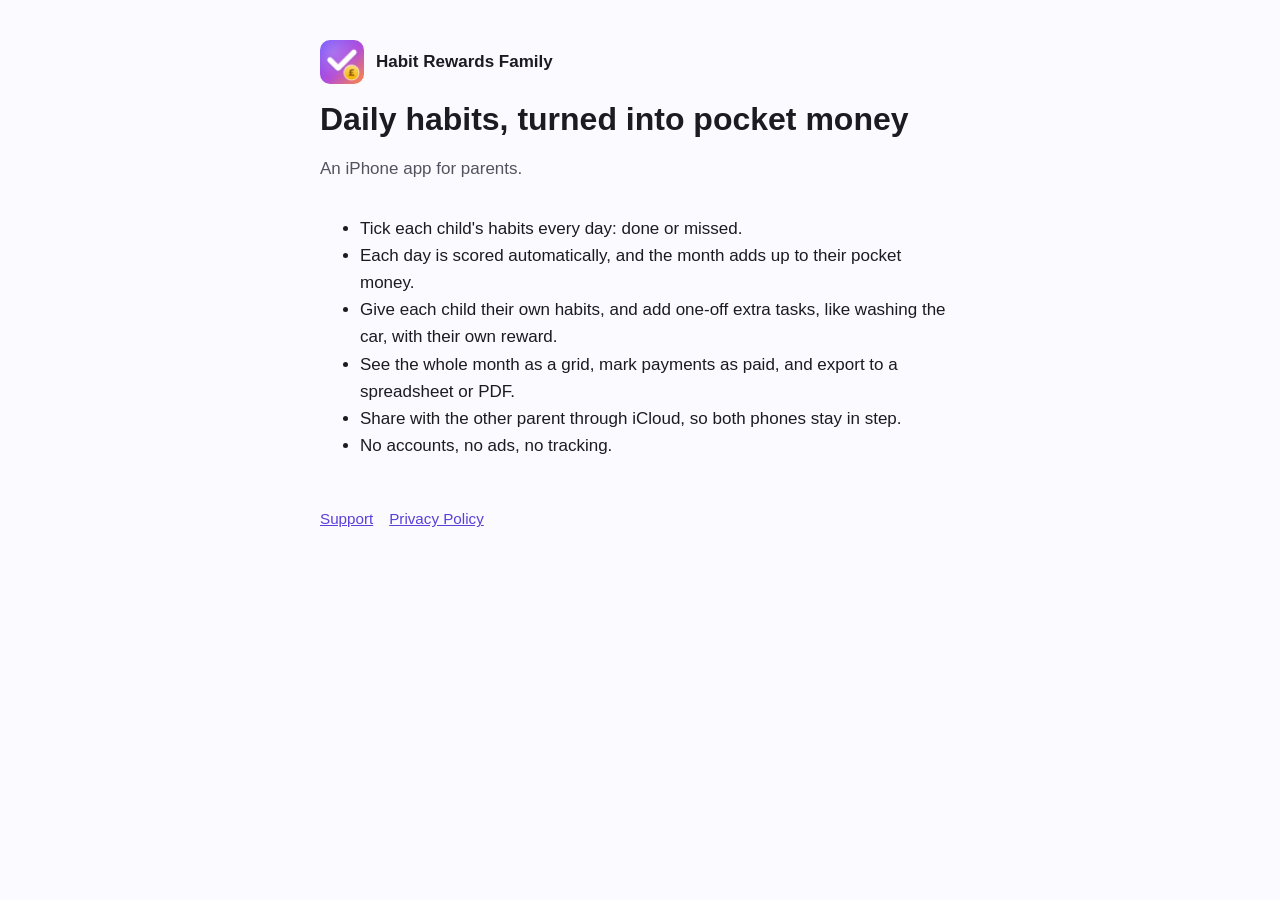
<file: docs/index.html>
<!doctype html>
<html lang="en">
<head>
  <meta charset="utf-8">
  <meta name="viewport" content="width=device-width, initial-scale=1">
  <title>Habit Rewards Family</title>
  <meta name="description" content="Track your children's daily habits and turn them into pocket money. Shared between both parents' iPhones.">
  <link rel="icon" href="icon.png">
  <link rel="stylesheet" href="style.css">
</head>
<body>
<main>
  <header>
    <div class="app"><img src="icon.png" alt="">Habit Rewards Family</div>
    <h1>Daily habits, turned into pocket money</h1>
    <p class="muted">An iPhone app for parents.</p>
  </header>

  <ul>
    <li>Tick each child's habits every day: done or missed.</li>
    <li>Each day is scored automatically, and the month adds up to their pocket money.</li>
    <li>Give each child their own habits, and add one-off extra tasks, like washing the car, with their own reward.</li>
    <li>See the whole month as a grid, mark payments as paid, and export to a spreadsheet or PDF.</li>
    <li>Share with the other parent through iCloud, so both phones stay in step.</li>
    <li>No accounts, no ads, no tracking.</li>
  </ul>

  <nav><a href="support.html">Support</a><a href="privacy.html">Privacy Policy</a></nav>
</main>
</body>
</html>
</file>
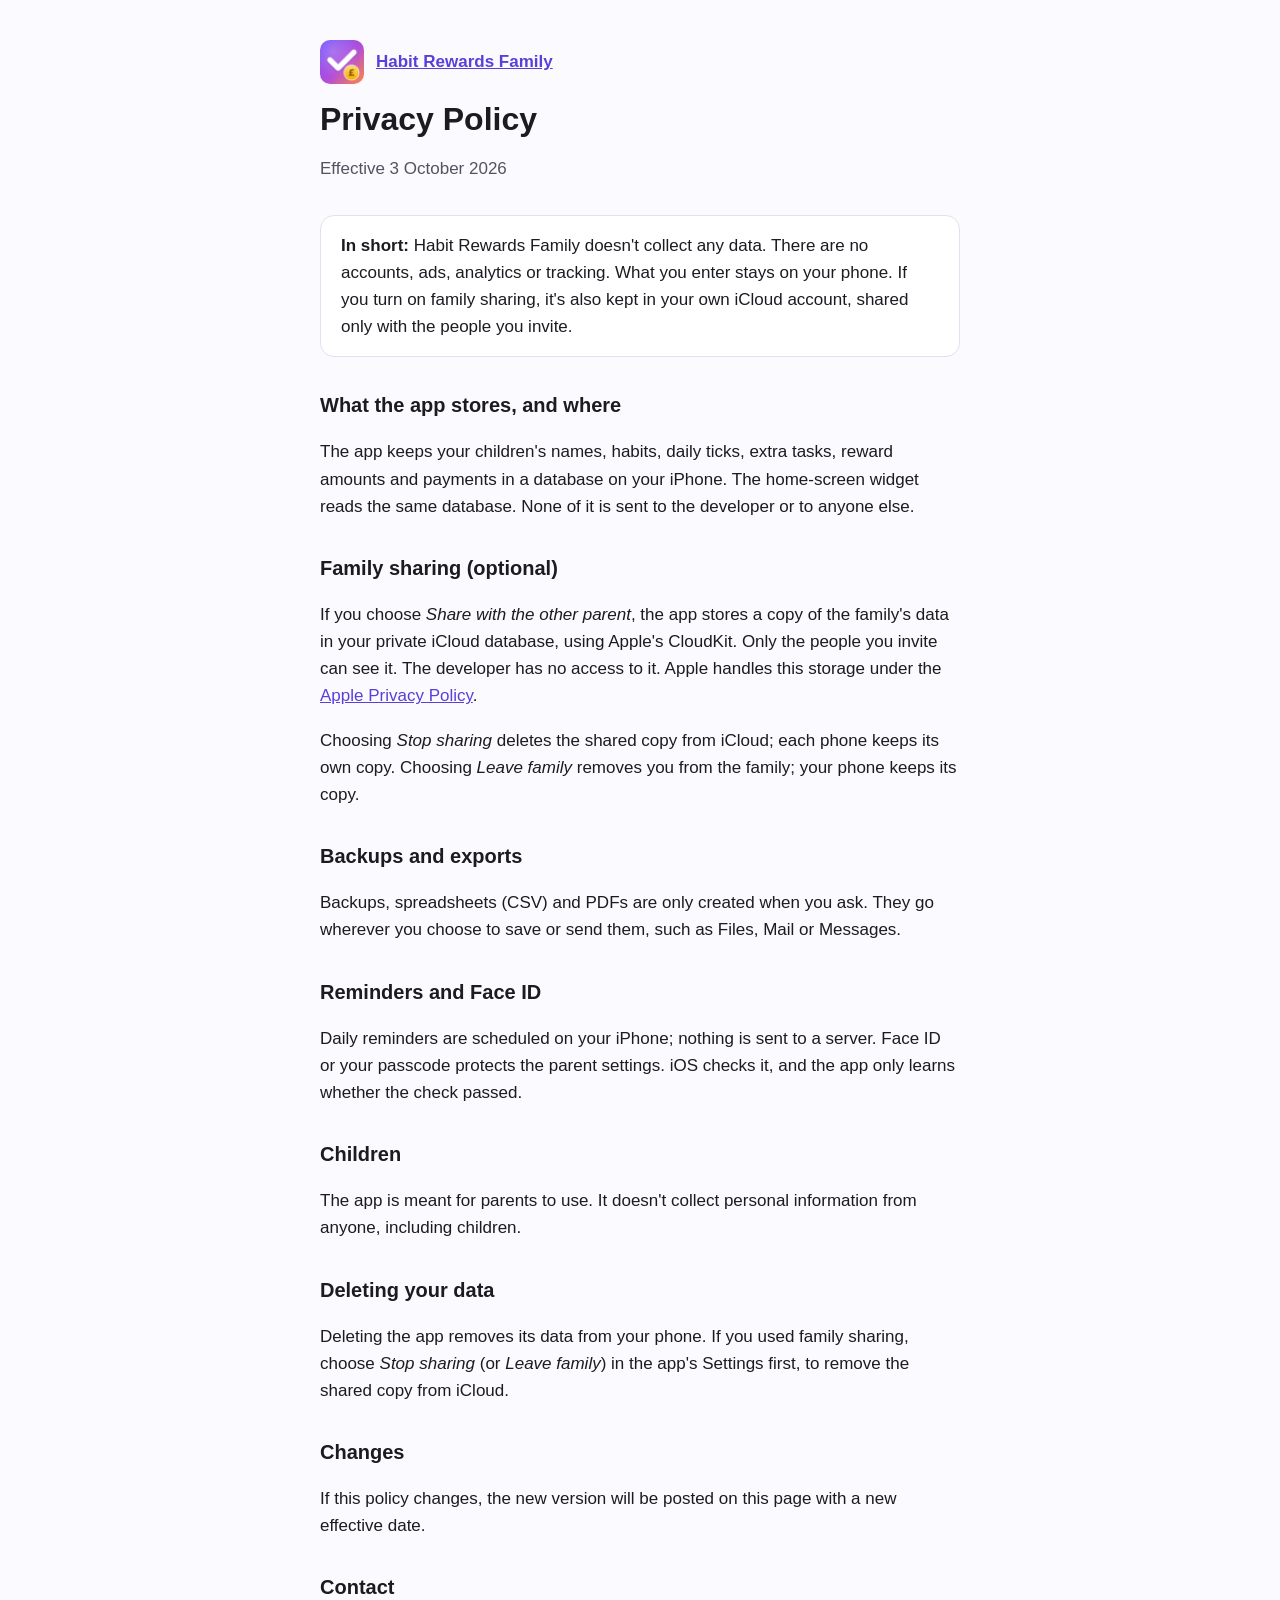
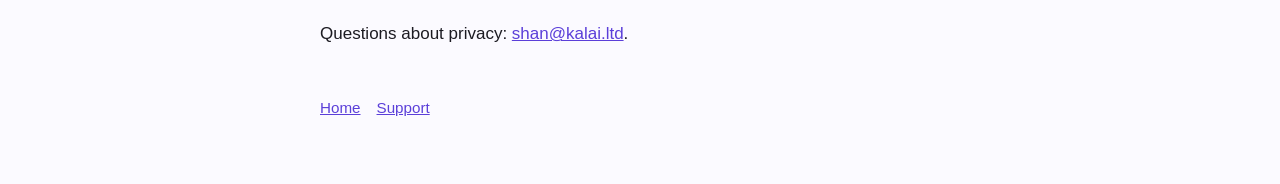
<file: docs/privacy.html>
<!doctype html>
<html lang="en">
<head>
  <meta charset="utf-8">
  <meta name="viewport" content="width=device-width, initial-scale=1">
  <title>Privacy Policy · Habit Rewards Family</title>
  <meta name="description" content="Habit Rewards Family collects no data. Everything stays on your phone, and in your own iCloud if you share with the other parent.">
  <link rel="icon" href="icon.png">
  <link rel="stylesheet" href="style.css">
</head>
<body>
<main>
  <header>
    <a class="app" href="./"><img src="icon.png" alt="">Habit Rewards Family</a>
    <h1>Privacy Policy</h1>
    <p class="muted">Effective 3 October 2026</p>
  </header>

  <div class="card">
    <strong>In short:</strong> Habit Rewards Family doesn't collect any data. There are no accounts, ads,
    analytics or tracking. What you enter stays on your phone. If you turn on family sharing, it's also kept
    in your own iCloud account, shared only with the people you invite.
  </div>

  <h2>What the app stores, and where</h2>
  <p>The app keeps your children's names, habits, daily ticks, extra tasks, reward amounts and payments in a database
    on your iPhone. The home-screen widget reads the same database. None of it is sent to the developer or to anyone else.</p>

  <h2>Family sharing (optional)</h2>
  <p>If you choose <em>Share with the other parent</em>, the app stores a copy of the family's data in your
    private iCloud database, using Apple's CloudKit. Only the people you invite can see it. The developer has no
    access to it. Apple handles this storage under the
    <a href="https://www.apple.com/legal/privacy/">Apple Privacy Policy</a>.</p>
  <p>Choosing <em>Stop sharing</em> deletes the shared copy from iCloud; each phone keeps its own copy. Choosing
    <em>Leave family</em> removes you from the family; your phone keeps its copy.</p>

  <h2>Backups and exports</h2>
  <p>Backups, spreadsheets (CSV) and PDFs are only created when you ask. They go wherever you choose to save or
    send them, such as Files, Mail or Messages.</p>

  <h2>Reminders and Face ID</h2>
  <p>Daily reminders are scheduled on your iPhone; nothing is sent to a server. Face ID or your passcode protects
    the parent settings. iOS checks it, and the app only learns whether the check passed.</p>

  <h2>Children</h2>
  <p>The app is meant for parents to use. It doesn't collect personal information from anyone, including children.</p>

  <h2>Deleting your data</h2>
  <p>Deleting the app removes its data from your phone. If you used family sharing, choose <em>Stop sharing</em>
    (or <em>Leave family</em>) in the app's Settings first, to remove the shared copy from iCloud.</p>

  <h2>Changes</h2>
  <p>If this policy changes, the new version will be posted on this page with a new effective date.</p>

  <h2>Contact</h2>
  <p>Questions about privacy: <a href="mailto:shan@kalai.ltd">shan@kalai.ltd</a>.</p>

  <nav><a href="./">Home</a><a href="support.html">Support</a></nav>
</main>
</body>
</html>
</file>
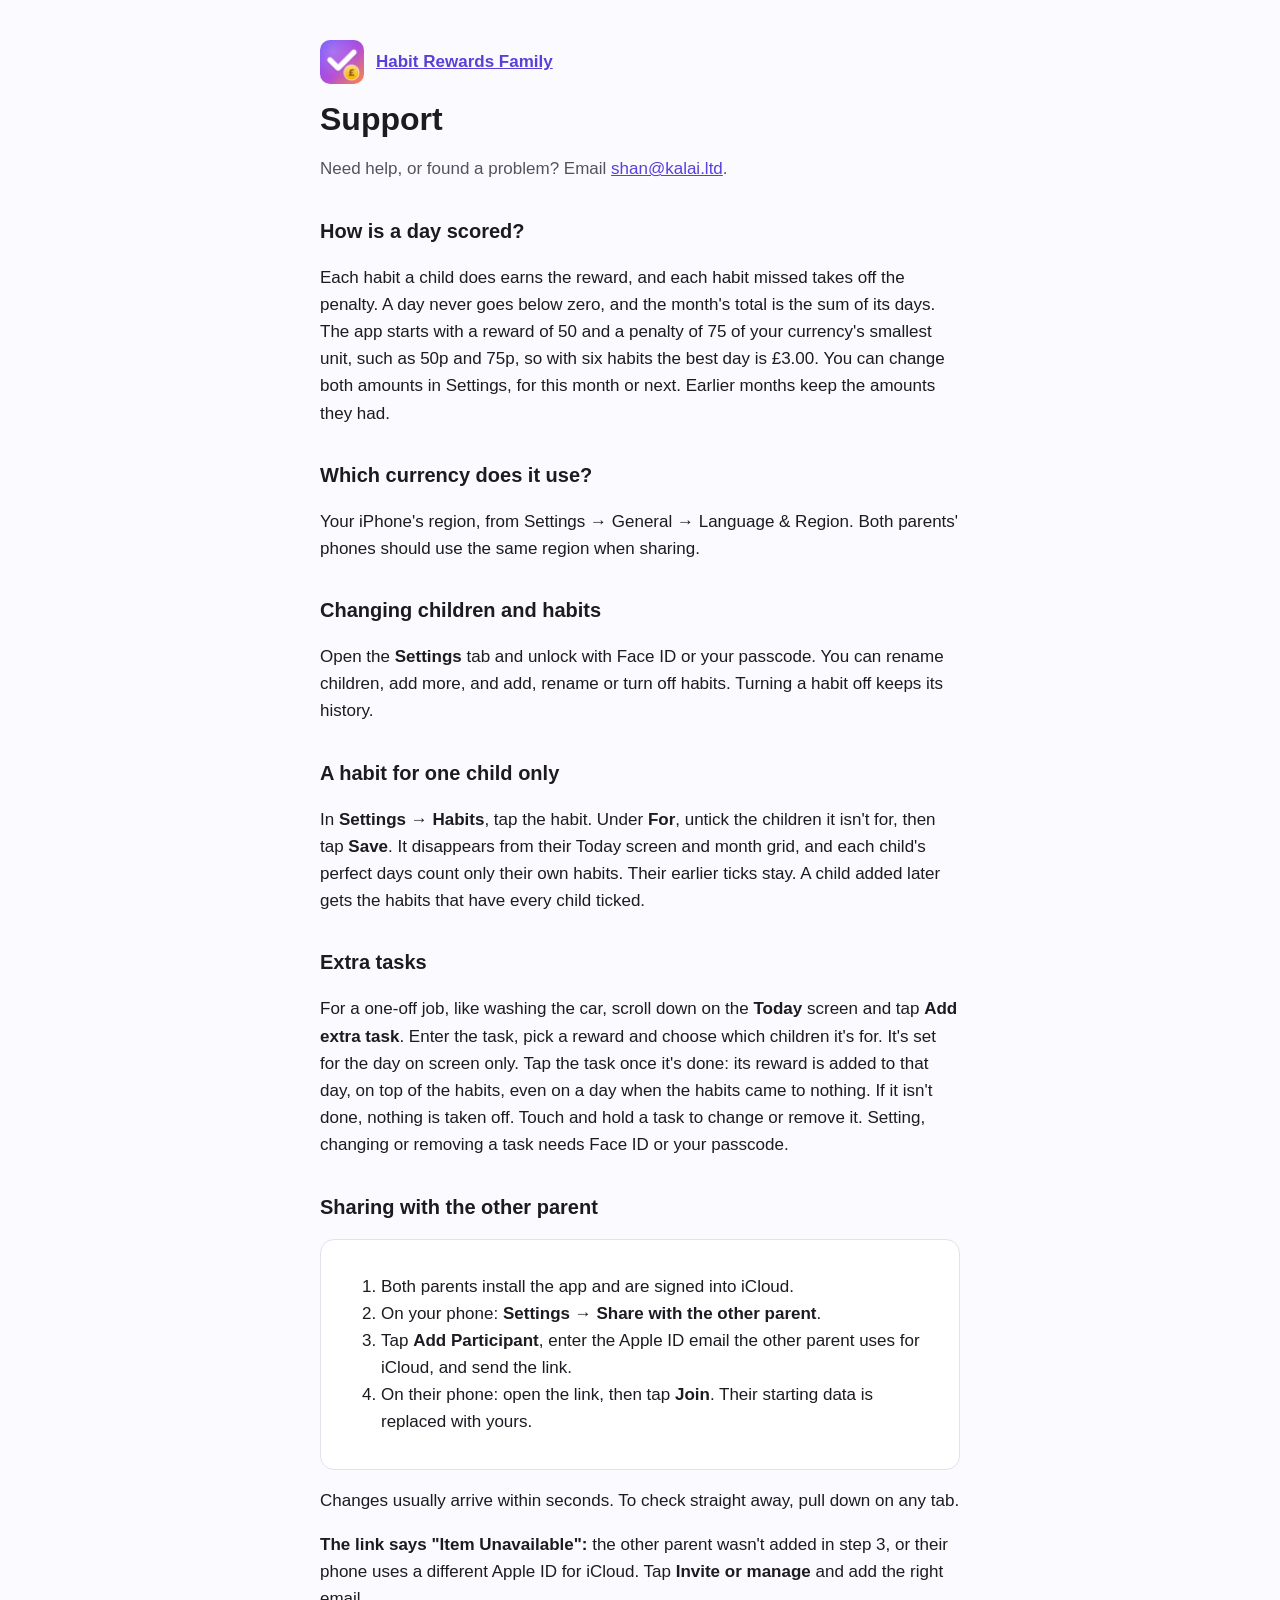
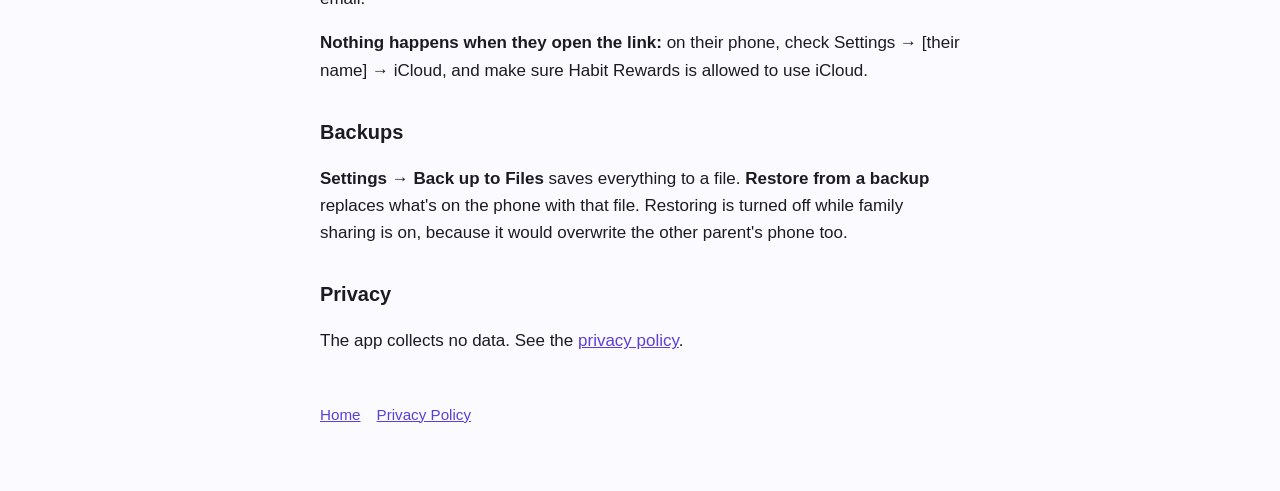
<file: docs/support.html>
<!doctype html>
<html lang="en">
<head>
  <meta charset="utf-8">
  <meta name="viewport" content="width=device-width, initial-scale=1">
  <title>Support · Habit Rewards Family</title>
  <meta name="description" content="Help with Habit Rewards Family: scoring, family sharing between parents, backups and contact.">
  <link rel="icon" href="icon.png">
  <link rel="stylesheet" href="style.css">
</head>
<body>
<main>
  <header>
    <a class="app" href="./"><img src="icon.png" alt="">Habit Rewards Family</a>
    <h1>Support</h1>
    <p class="muted">Need help, or found a problem? Email <a href="mailto:shan@kalai.ltd">shan@kalai.ltd</a>.</p>
  </header>

  <h2>How is a day scored?</h2>
  <p>Each habit a child does earns the reward, and each habit missed takes off the penalty. A day never goes below
    zero, and the month's total is the sum of its days. The app starts with a reward of 50 and a penalty of 75 of
    your currency's smallest unit, such as 50p and 75p, so with six habits the best day is £3.00. You can change both amounts in
    Settings, for this month or next. Earlier months keep the amounts they had.</p>

  <h2>Which currency does it use?</h2>
  <p>Your iPhone's region, from Settings → General → Language &amp; Region. Both parents' phones should use the same
    region when sharing.</p>

  <h2>Changing children and habits</h2>
  <p>Open the <strong>Settings</strong> tab and unlock with Face ID or your passcode. You can rename children, add
    more, and add, rename or turn off habits. Turning a habit off keeps its history.</p>

  <h2>A habit for one child only</h2>
  <p>In <strong>Settings → Habits</strong>, tap the habit. Under <strong>For</strong>, untick the children it isn't
    for, then tap <strong>Save</strong>. It disappears from their Today screen and month grid, and each child's
    perfect days count only their own habits. Their earlier ticks stay. A child added later gets the habits that
    have every child ticked.</p>

  <h2>Extra tasks</h2>
  <p>For a one-off job, like washing the car, scroll down on the <strong>Today</strong> screen and tap
    <strong>Add extra task</strong>. Enter the task, pick a reward and choose which children it's for. It's set for the
    day on screen only. Tap the task once it's done: its reward is added to that day, on top of the habits, even
    on a day when the habits came to nothing. If it isn't done, nothing is taken off. Touch and hold a task to change
    or remove it. Setting, changing or removing a task needs Face ID or your passcode.</p>

  <h2>Sharing with the other parent</h2>
  <div class="card">
    <ol>
      <li>Both parents install the app and are signed into iCloud.</li>
      <li>On your phone: <strong>Settings → Share with the other parent</strong>.</li>
      <li>Tap <strong>Add Participant</strong>, enter the Apple ID email the other parent uses for iCloud, and send
        the link.</li>
      <li>On their phone: open the link, then tap <strong>Join</strong>. Their starting data is replaced with
        yours.</li>
    </ol>
  </div>
  <p>Changes usually arrive within seconds. To check straight away, pull down on any tab.</p>
  <p><strong>The link says "Item Unavailable":</strong> the other parent wasn't added in step 3, or their phone uses
    a different Apple ID for iCloud. Tap <strong>Invite or manage</strong> and add the right email.</p>
  <p><strong>Nothing happens when they open the link:</strong> on their phone, check Settings → [their name] →
    iCloud, and make sure Habit Rewards is allowed to use iCloud.</p>

  <h2>Backups</h2>
  <p><strong>Settings → Back up to Files</strong> saves everything to a file. <strong>Restore from a backup</strong>
    replaces what's on the phone with that file. Restoring is turned off while family sharing is on, because it
    would overwrite the other parent's phone too.</p>

  <h2>Privacy</h2>
  <p>The app collects no data. See the <a href="privacy.html">privacy policy</a>.</p>

  <nav><a href="./">Home</a><a href="privacy.html">Privacy Policy</a></nav>
</main>
</body>
</html>
</file>
<file: docs/style.css>
:root {
  --bg: #fbfaff;
  --text: #1c1b22;
  --muted: #55525f;
  --accent: #5b3fd9;
  --card: #ffffff;
  --border: #e4e0f0;
  color-scheme: light dark;
}
@media (prefers-color-scheme: dark) {
  :root {
    --bg: #131217;
    --text: #f2f1f6;
    --muted: #b4b1bf;
    --accent: #a995ff;
    --card: #1d1c23;
    --border: #2f2d38;
  }
}
* { box-sizing: border-box; }
body {
  margin: 0;
  background: var(--bg);
  color: var(--text);
  font: 17px/1.6 -apple-system, BlinkMacSystemFont, "Segoe UI", Roboto, Helvetica, Arial, sans-serif;
}
main { max-width: 42rem; margin: 0 auto; padding: 2.5rem 1rem 4rem; }
header { margin-bottom: 2rem; }
header .app { display: flex; align-items: center; gap: .75rem; font-weight: 600; }
header .app img { width: 44px; height: 44px; border-radius: 10px; }
h1 { font-size: 2rem; line-height: 1.2; margin: 1rem 0 .25rem; }
h2 { font-size: 1.25rem; margin: 2rem 0 .5rem; }
p, li { color: var(--text); }
.muted { color: var(--muted); }
a { color: var(--accent); }
.card {
  background: var(--card);
  border: 1px solid var(--border);
  border-radius: 14px;
  padding: 1rem 1.25rem;
  margin: 1rem 0;
}
nav { display: flex; flex-wrap: wrap; gap: 1rem; margin-top: 3rem; font-size: .95rem; }
</file>
